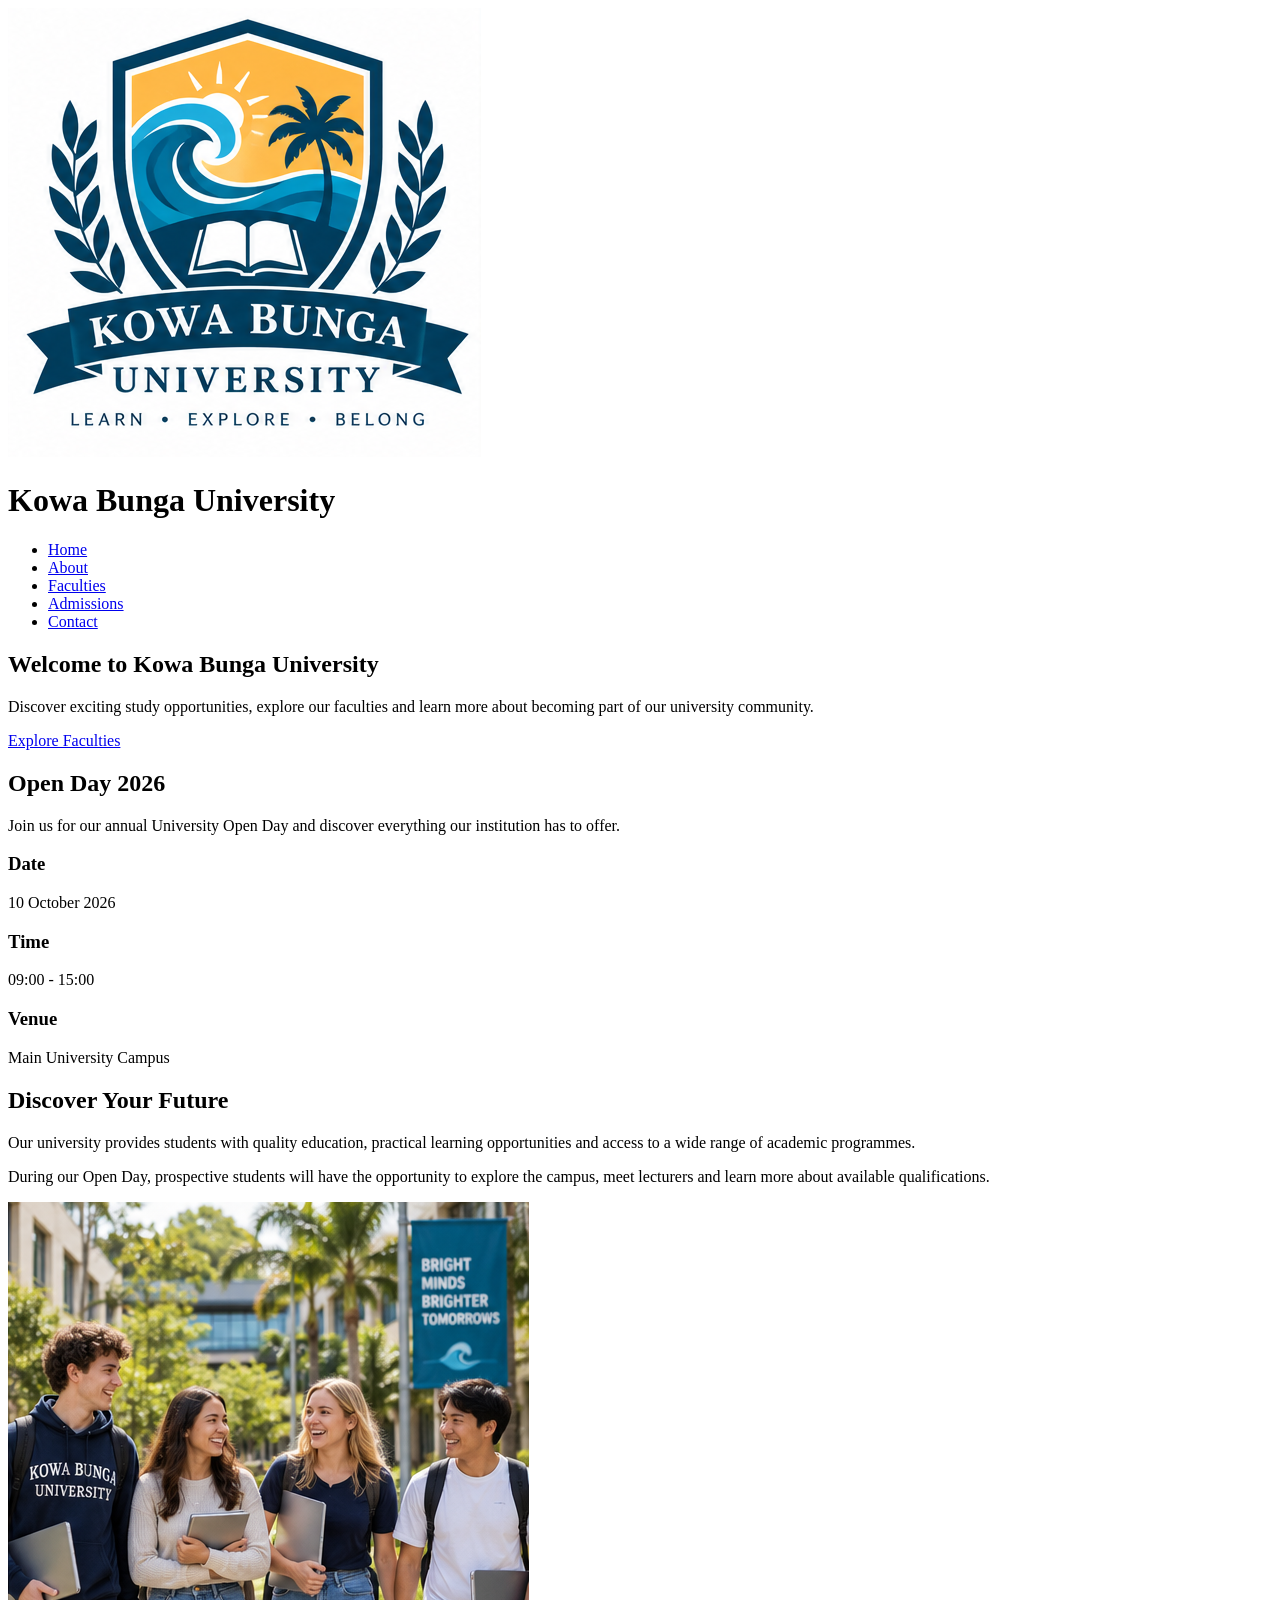
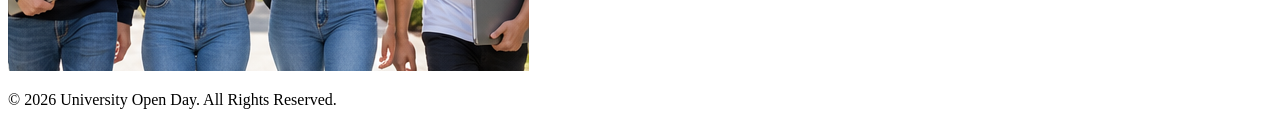
<file: index.html>
<!DOCTYPE html>
<html lang="en">
    <head>
        <meta charset="UTF-8">
        <meta name="viewport" content="width=device-width, initial-scale=1.0">
        <title>University Open Day</title>

        <link rel="=stylesheet" href="css/style.css">
    </head>
    <body>

        <header>
            <div class="logo-container">
                <img src="Images/logo.png" alt="University Logo" class="logo">
                <h1>Kowa Bunga University</h1>
            </div>

            <nav>
                <ul>
                    <li><a href=index.html>Home</a></li>
                    <li><a href=about.html>About</a></li>
                    <li><a href=faculties.html>Faculties</a></li>
                    <li><a href=admissions.html>Admissions</a></li>
                    <li><a href=contact.html>Contact</a></li>
                </ul>
            </nav>
        </header>

        <main>

            <section class="hero">
                <div class="hero-content">
                    <h2>Welcome to Kowa Bunga University</h2>

                    <p>
                        Discover exciting study opportunities, explore our faculties
                        and learn more about becoming part of our university community.
                    </p>

                    <a href="faculties.html" class="button">Explore Faculties</a>
                </div>
            </section>

            <section class="open-day">
                <h2>Open Day 2026</h2>

                <p>
                    Join us for our annual University Open Day and discover everything
                    our institution has to offer.
                </p>

                <div class="=event-details">
                    <div>
                        <h3>Date</h3>
                        <p>10 October 2026</p>
                    </div>

                    <div>
                        <h3>Time</h3>
                        <p>09:00 - 15:00</p>
                    </div>

                    <div>
                        <h3>Venue</h3>
                        <p>Main University Campus</p>
                    </div>
                </div>
            </section>

            <section class="featured-section">

                <div class="featured-text">
                    <h2>Discover Your Future</h2>

                    <p>
                    Our university provides students with quality education,
                    practical learning opportunities and access to a wide range
                    of academic programmes.
                    </p>

                    <p>
                    During our Open Day, prospective students will have the
                    opportunity to explore the campus, meet lecturers and learn
                    more about available qualifications.
                </p>
            </div>

            <div class="featured-image">
                <img src="Images/students.png" alt="Students at Kowa Bunga University">
            </div>

            </section>
        </main>

        <footer>
            <p>&copy; 2026 University Open Day. All Rights Reserved.</p>
        </footer>
    </body>
</html>
</file>
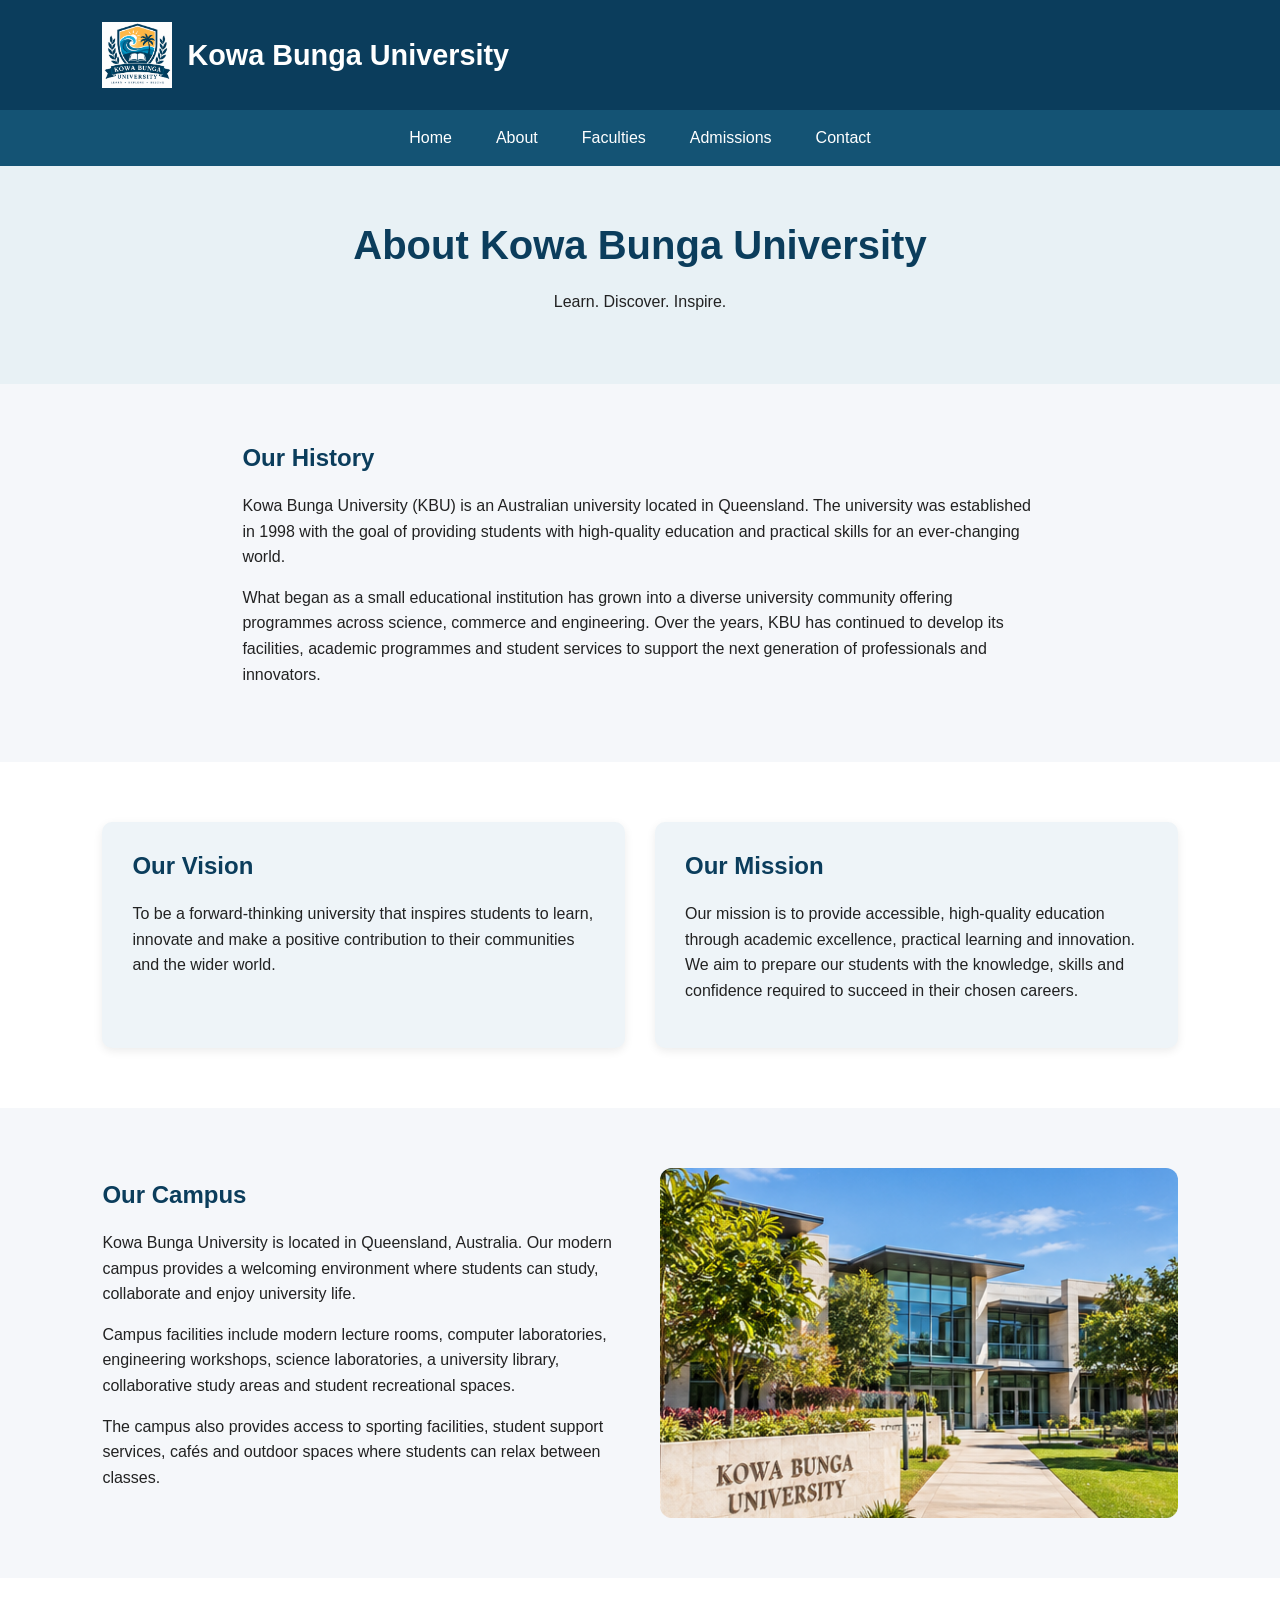
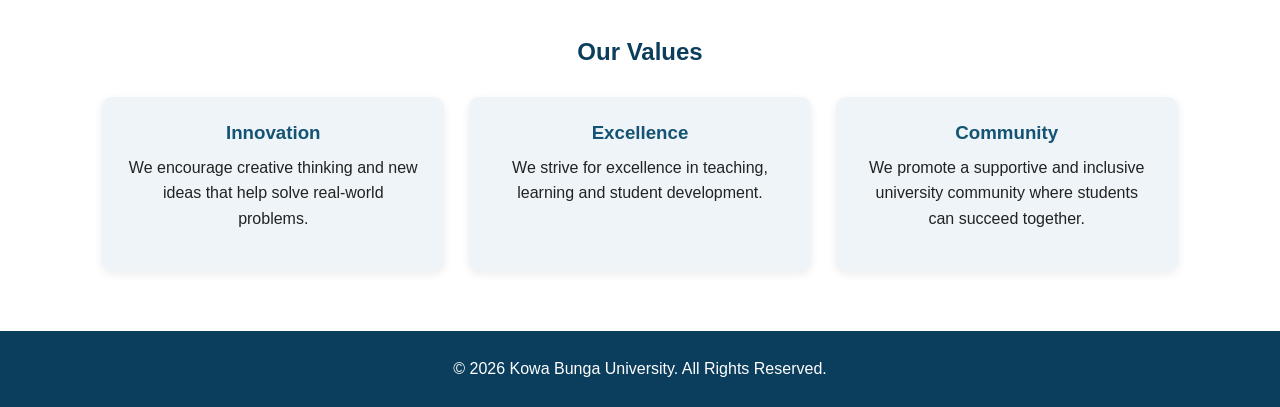
<file: about.html>
<!DOCTYPE html>
<html lang="en">
<head>
    <meta charset="UTF-8">
    <meta name="viewport" content="width=device-width, initial-scale=1.0">
    <title>About Us | Kowa Bunga University</title>

    <link rel="stylesheet" href="css/style.css">
</head>
<body>

    <header>
        <div class="logo-container">
            <img src="Images/logo.png" alt="Kowa Bunga University Logo" class="logo">
            <h1>Kowa Bunga University</h1>
        </div>

        <nav>
            <ul>
                <li><a href="index.html">Home</a></li>
                <li><a href="about.html">About</a></li>
                <li><a href="faculties.html">Faculties</a></li>
                <li><a href="admissions.html">Admissions</a></li>
                <li><a href="contact.html">Contact</a></li>
            </ul>
        </nav>
    </header>

    <main>

        <!-- About Introduction -->
        <section class="page-header">
            <h2>About Kowa Bunga University</h2>
            <p>Learn. Discover. Inspire.</p>
        </section>

        <!-- University History -->
        <section class="about-section">
            <h2>Our History</h2>

            <p>
                Kowa Bunga University (KBU) is an Australian university
                located in Queensland. The university was established in 1998
                with the goal of providing students with high-quality education
                and practical skills for an ever-changing world.
            </p>

            <p>
                What began as a small educational institution has grown into a
                diverse university community offering programmes across science,
                commerce and engineering. Over the years, KBU has continued to
                develop its facilities, academic programmes and student services
                to support the next generation of professionals and innovators.
            </p>
        </section>

        <!-- Vision and Mission -->
        <section class="vision-mission">

            <div class="info-card">
                <h2>Our Vision</h2>

                <p>
                    To be a forward-thinking university that inspires students
                    to learn, innovate and make a positive contribution to their
                    communities and the wider world.
                </p>
            </div>

            <div class="info-card">
                <h2>Our Mission</h2>

                <p>
                    Our mission is to provide accessible, high-quality education
                    through academic excellence, practical learning and
                    innovation. We aim to prepare our students with the knowledge,
                    skills and confidence required to succeed in their chosen
                    careers.
                </p>
            </div>

        </section>

        <!-- Campus Information -->
        <section class="campus-section">

            <div class="campus-text">
                <h2>Our Campus</h2>

                <p>
                    Kowa Bunga University is located in Queensland, Australia.
                    Our modern campus provides a welcoming environment where
                    students can study, collaborate and enjoy university life.
                </p>

                <p>
                    Campus facilities include modern lecture rooms, computer
                    laboratories, engineering workshops, science laboratories,
                    a university library, collaborative study areas and student
                    recreational spaces.
                </p>

                <p>
                    The campus also provides access to sporting facilities,
                    student support services, cafés and outdoor spaces where
                    students can relax between classes.
                </p>
            </div>

            <div class="campus-image">
                <img src="Images/campus.png"
                     alt="Kowa Bunga University Campus">
            </div>

        </section>

        <!-- University Values -->
        <section class="values-section">
            <h2>Our Values</h2>

            <div class="values-container">

                <div class="value-card">
                    <h3>Innovation</h3>
                    <p>
                        We encourage creative thinking and new ideas that help
                        solve real-world problems.
                    </p>
                </div>

                <div class="value-card">
                    <h3>Excellence</h3>
                    <p>
                        We strive for excellence in teaching, learning and
                        student development.
                    </p>
                </div>

                <div class="value-card">
                    <h3>Community</h3>
                    <p>
                        We promote a supportive and inclusive university
                        community where students can succeed together.
                    </p>
                </div>

            </div>
        </section>

    </main>

    <footer>
        <p>&copy; 2026 Kowa Bunga University. All Rights Reserved.</p>
    </footer>

</body>
</html>
</file>
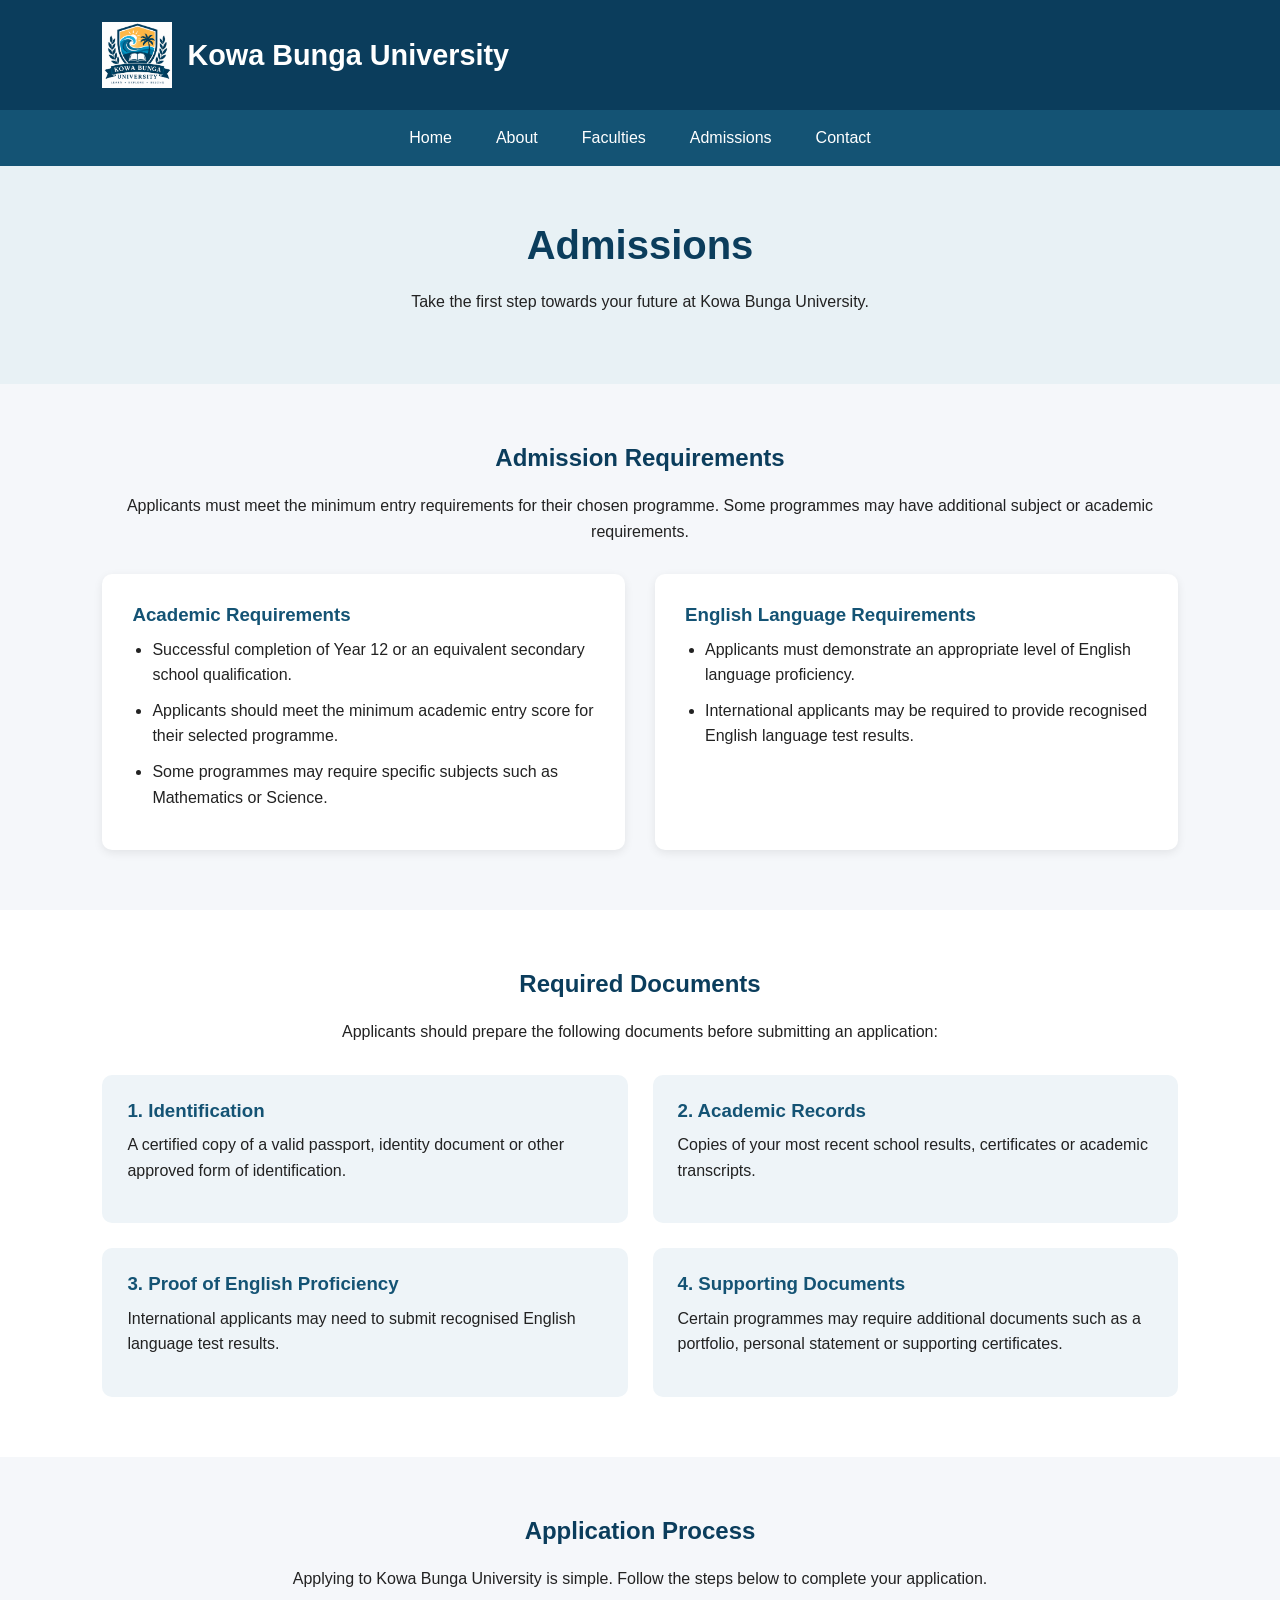
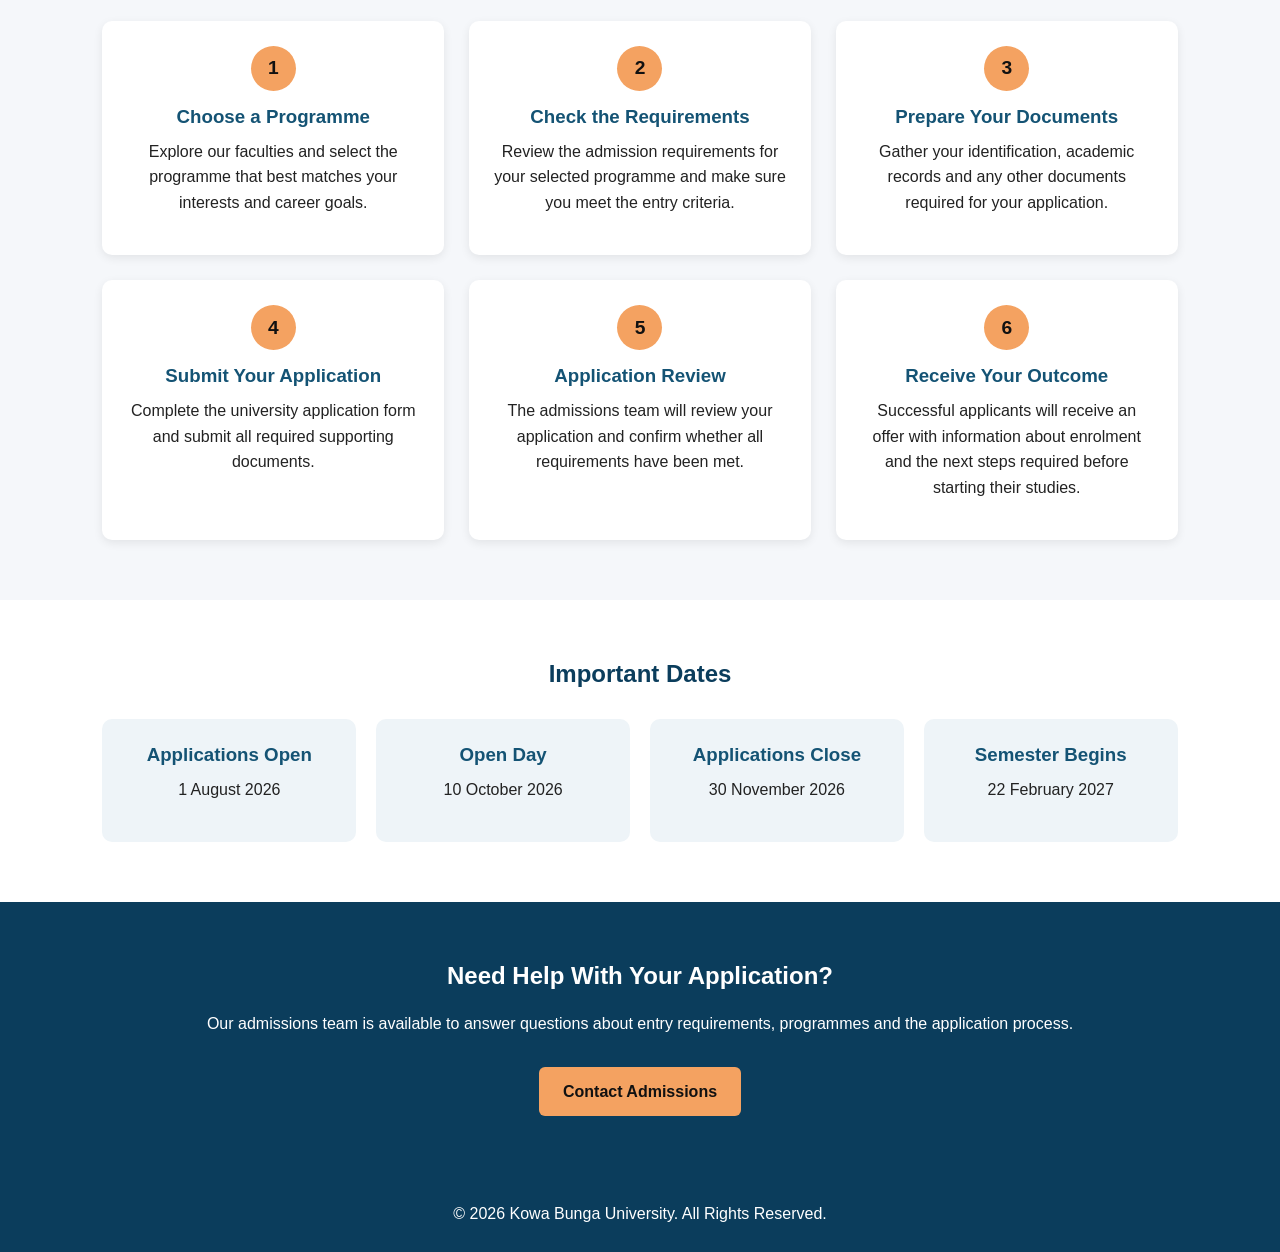
<file: admissions.html>
<!DOCTYPE html>
<html lang="en">
<head>
    <meta charset="UTF-8">
    <meta name="viewport" content="width=device-width, initial-scale=1.0">
    <title>Admissions | Kowa Bunga University</title>

    <link rel="stylesheet" href="css/style.css">
</head>
<body>

    <header>
        <div class="logo-container">
            <img src="Images/logo.png"
                 alt="Kowa Bunga University Logo"
                 class="logo">

            <h1>Kowa Bunga University</h1>
        </div>

        <nav>
            <ul>
                <li><a href="index.html">Home</a></li>
                <li><a href="about.html">About</a></li>
                <li><a href="faculties.html">Faculties</a></li>
                <li><a href="admissions.html">Admissions</a></li>
                <li><a href="contact.html">Contact</a></li>
            </ul>
        </nav>
    </header>


    <main>

        <!-- Page Introduction -->
        <section class="page-header">
            <h2>Admissions</h2>

            <p>
                Take the first step towards your future at
                Kowa Bunga University.
            </p>
        </section>


        <!-- Admission Requirements -->
        <section class="admissions-section">
            <h2>Admission Requirements</h2>

            <p>
                Applicants must meet the minimum entry requirements
                for their chosen programme. Some programmes may have
                additional subject or academic requirements.
            </p>

            <div class="requirements-container">

                <div class="admission-card">
                    <h3>Academic Requirements</h3>

                    <ul>
                        <li>
                            Successful completion of Year 12 or an
                            equivalent secondary school qualification.
                        </li>

                        <li>
                            Applicants should meet the minimum academic
                            entry score for their selected programme.
                        </li>

                        <li>
                            Some programmes may require specific subjects
                            such as Mathematics or Science.
                        </li>
                    </ul>
                </div>


                <div class="admission-card">
                    <h3>English Language Requirements</h3>

                    <ul>
                        <li>
                            Applicants must demonstrate an appropriate
                            level of English language proficiency.
                        </li>

                        <li>
                            International applicants may be required to
                            provide recognised English language test
                            results.
                        </li>
                    </ul>
                </div>

            </div>
        </section>


        <!-- Required Documents -->
        <section class="documents-section">
            <h2>Required Documents</h2>

            <p>
                Applicants should prepare the following documents
                before submitting an application:
            </p>

            <div class="documents-list">

                <div class="document-card">
                    <h3>1. Identification</h3>
                    <p>
                        A certified copy of a valid passport,
                        identity document or other approved form
                        of identification.
                    </p>
                </div>

                <div class="document-card">
                    <h3>2. Academic Records</h3>
                    <p>
                        Copies of your most recent school results,
                        certificates or academic transcripts.
                    </p>
                </div>

                <div class="document-card">
                    <h3>3. Proof of English Proficiency</h3>
                    <p>
                        International applicants may need to submit
                        recognised English language test results.
                    </p>
                </div>

                <div class="document-card">
                    <h3>4. Supporting Documents</h3>
                    <p>
                        Certain programmes may require additional
                        documents such as a portfolio, personal
                        statement or supporting certificates.
                    </p>
                </div>

            </div>
        </section>


        <!-- Application Process -->
        <section class="application-process">
            <h2>Application Process</h2>

            <p>
                Applying to Kowa Bunga University is simple.
                Follow the steps below to complete your application.
            </p>

            <div class="steps-container">

                <div class="step-card">
                    <span class="step-number">1</span>

                    <h3>Choose a Programme</h3>

                    <p>
                        Explore our faculties and select the programme
                        that best matches your interests and career goals.
                    </p>
                </div>


                <div class="step-card">
                    <span class="step-number">2</span>

                    <h3>Check the Requirements</h3>

                    <p>
                        Review the admission requirements for your
                        selected programme and make sure you meet
                        the entry criteria.
                    </p>
                </div>


                <div class="step-card">
                    <span class="step-number">3</span>

                    <h3>Prepare Your Documents</h3>

                    <p>
                        Gather your identification, academic records
                        and any other documents required for your
                        application.
                    </p>
                </div>


                <div class="step-card">
                    <span class="step-number">4</span>

                    <h3>Submit Your Application</h3>

                    <p>
                        Complete the university application form and
                        submit all required supporting documents.
                    </p>
                </div>


                <div class="step-card">
                    <span class="step-number">5</span>

                    <h3>Application Review</h3>

                    <p>
                        The admissions team will review your application
                        and confirm whether all requirements have been met.
                    </p>
                </div>


                <div class="step-card">
                    <span class="step-number">6</span>

                    <h3>Receive Your Outcome</h3>

                    <p>
                        Successful applicants will receive an offer
                        with information about enrolment and the next
                        steps required before starting their studies.
                    </p>
                </div>

            </div>
        </section>


        <!-- Important Dates -->
        <section class="important-dates">
            <h2>Important Dates</h2>

            <div class="dates-container">

                <div class="date-card">
                    <h3>Applications Open</h3>
                    <p>1 August 2026</p>
                </div>

                <div class="date-card">
                    <h3>Open Day</h3>
                    <p>10 October 2026</p>
                </div>

                <div class="date-card">
                    <h3>Applications Close</h3>
                    <p>30 November 2026</p>
                </div>

                <div class="date-card">
                    <h3>Semester Begins</h3>
                    <p>22 February 2027</p>
                </div>

            </div>
        </section>


        <!-- Contact Call to Action -->
        <section class="admissions-cta">
            <h2>Need Help With Your Application?</h2>

            <p>
                Our admissions team is available to answer questions
                about entry requirements, programmes and the
                application process.
            </p>

            <a href="contact.html" class="button">
                Contact Admissions
            </a>
        </section>

    </main>


    <footer>
        <p>
            &copy; 2026 Kowa Bunga University.
            All Rights Reserved.
        </p>
    </footer>

</body>
</html>
</file>
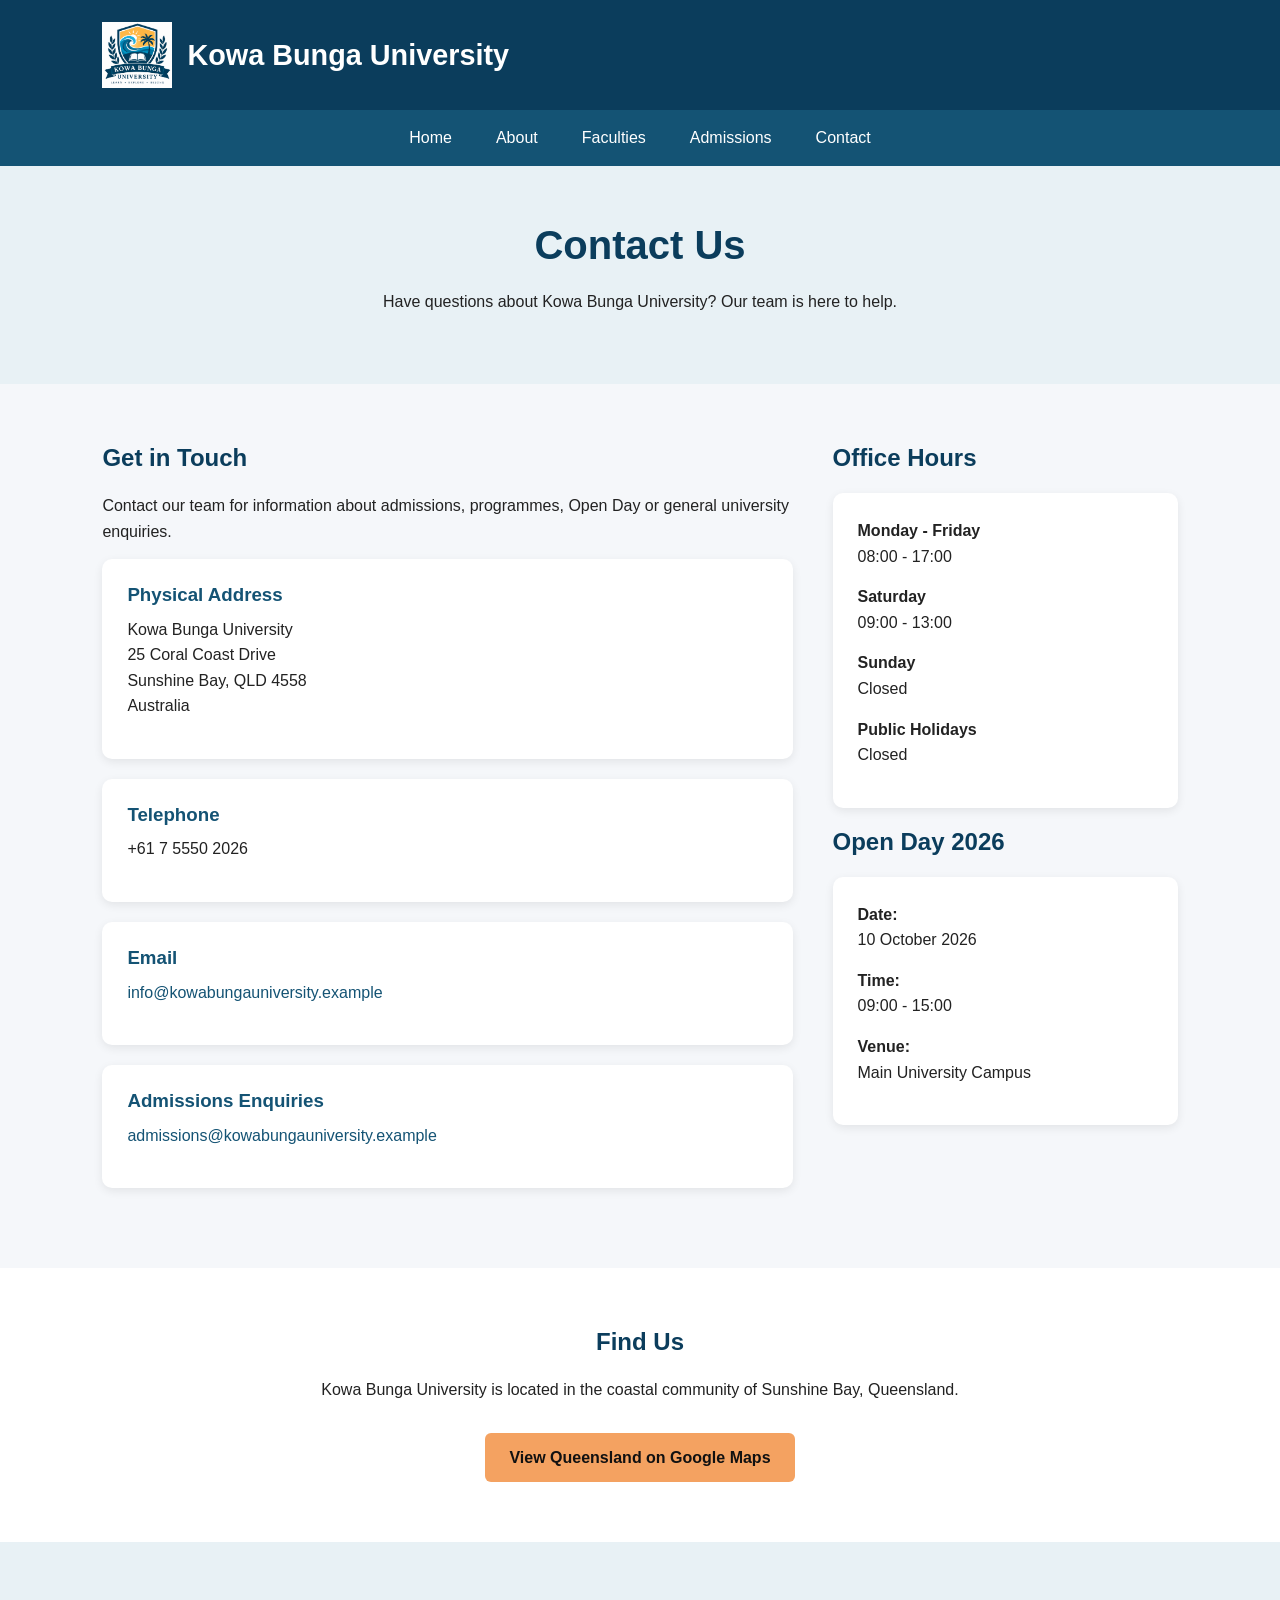
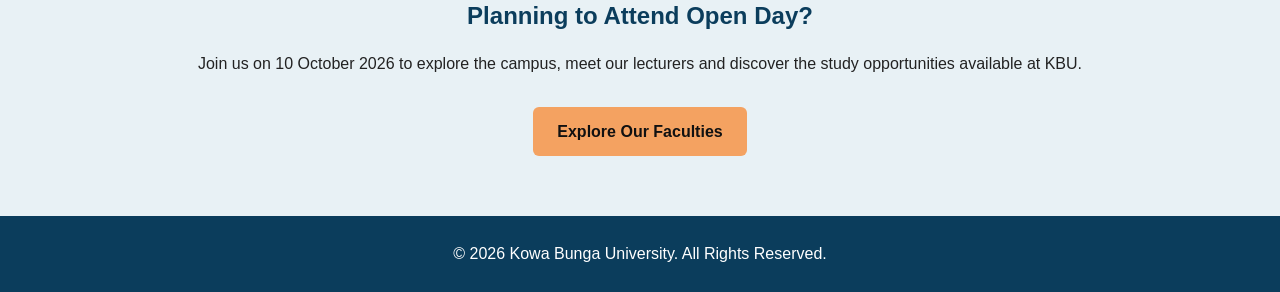
<file: contact.html>
<!DOCTYPE html>
<html lang="en">
<head>
    <meta charset="UTF-8">
    <meta name="viewport" content="width=device-width, initial-scale=1.0">
    <title>Contact Us | Kowa Bunga University</title>

    <link rel="stylesheet" href="css/style.css">
</head>
<body>

    <header>
        <div class="logo-container">
            <img src="Images/logo.png"
                 alt="Kowa Bunga University Logo"
                 class="logo">

            <h1>Kowa Bunga University</h1>
        </div>

        <nav>
            <ul>
                <li><a href="index.html">Home</a></li>
                <li><a href="about.html">About</a></li>
                <li><a href="faculties.html">Faculties</a></li>
                <li><a href="admissions.html">Admissions</a></li>
                <li><a href="contact.html">Contact</a></li>
            </ul>
        </nav>
    </header>


    <main>

        <!-- Page Introduction -->
        <section class="page-header">
            <h2>Contact Us</h2>

            <p>
                Have questions about Kowa Bunga University?
                Our team is here to help.
            </p>
        </section>


        <!-- Contact Information -->
        <section class="contact-section">

            <div class="contact-details">

                <h2>Get in Touch</h2>

                <p>
                    Contact our team for information about admissions,
                    programmes, Open Day or general university enquiries.
                </p>


                <div class="contact-card">
                    <h3>Physical Address</h3>

                    <p>
                        Kowa Bunga University<br>
                        25 Coral Coast Drive<br>
                        Sunshine Bay, QLD 4558<br>
                        Australia
                    </p>
                </div>


                <div class="contact-card">
                    <h3>Telephone</h3>

                    <p>
                        +61 7 5550 2026
                    </p>
                </div>


                <div class="contact-card">
                    <h3>Email</h3>

                    <p>
                        <a href="mailto:info@kowabungauniversity.example">
                            info@kowabungauniversity.example
                        </a>
                    </p>
                </div>


                <div class="contact-card">
                    <h3>Admissions Enquiries</h3>

                    <p>
                        <a href="mailto:admissions@kowabungauniversity.example">
                            admissions@kowabungauniversity.example
                        </a>
                    </p>
                </div>

            </div>


            <!-- Opening Hours -->
            <div class="contact-hours">

                <h2>Office Hours</h2>

                <div class="hours-card">
                    <p>
                        <strong>Monday - Friday</strong><br>
                        08:00 - 17:00
                    </p>

                    <p>
                        <strong>Saturday</strong><br>
                        09:00 - 13:00
                    </p>

                    <p>
                        <strong>Sunday</strong><br>
                        Closed
                    </p>

                    <p>
                        <strong>Public Holidays</strong><br>
                        Closed
                    </p>
                </div>


                <h2>Open Day 2026</h2>

                <div class="hours-card">
                    <p>
                        <strong>Date:</strong><br>
                        10 October 2026
                    </p>

                    <p>
                        <strong>Time:</strong><br>
                        09:00 - 15:00
                    </p>

                    <p>
                        <strong>Venue:</strong><br>
                        Main University Campus
                    </p>
                </div>

            </div>

        </section>


        <!-- Map Section -->
        <section class="map-section">

            <h2>Find Us</h2>

            <p>
                Kowa Bunga University is located in the coastal community of Sunshine Bay, Queensland.
            </p>

            <a
                href="https://www.google.com/maps/search/?api=1&query=Queensland+Australia"
                target="_blank"
                rel="noopener noreferrer"
                class="button">
                View Queensland on Google Maps
            </a>

        </section>


        <!-- Open Day Contact Section -->
        <section class="contact-cta">

            <h2>Planning to Attend Open Day?</h2>

            <p>
                Join us on 10 October 2026 to explore the campus,
                meet our lecturers and discover the study
                opportunities available at KBU.
            </p>

            <a href="faculties.html" class="button">
                Explore Our Faculties
            </a>

        </section>

    </main>


    <footer>
        <p>
            &copy; 2026 Kowa Bunga University.
            All Rights Reserved.
        </p>
    </footer>

</body>
</html>
</file>
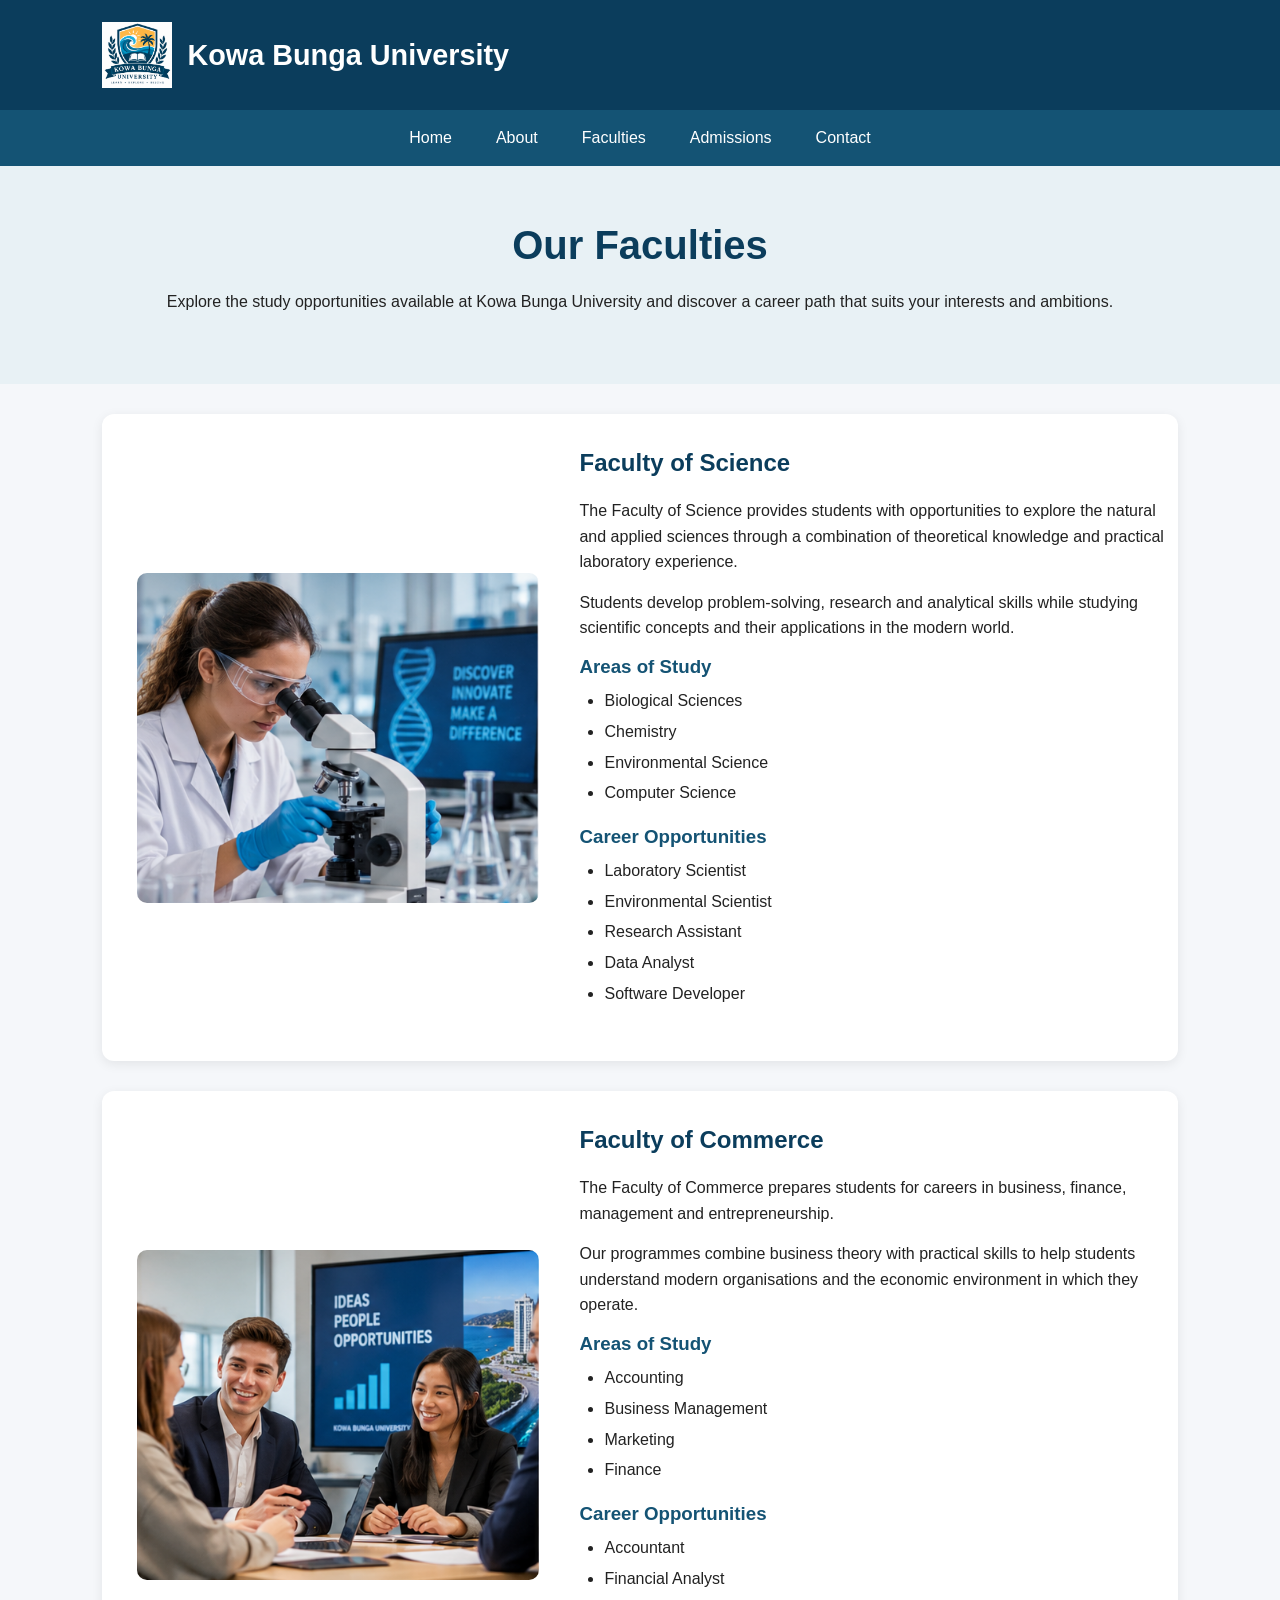
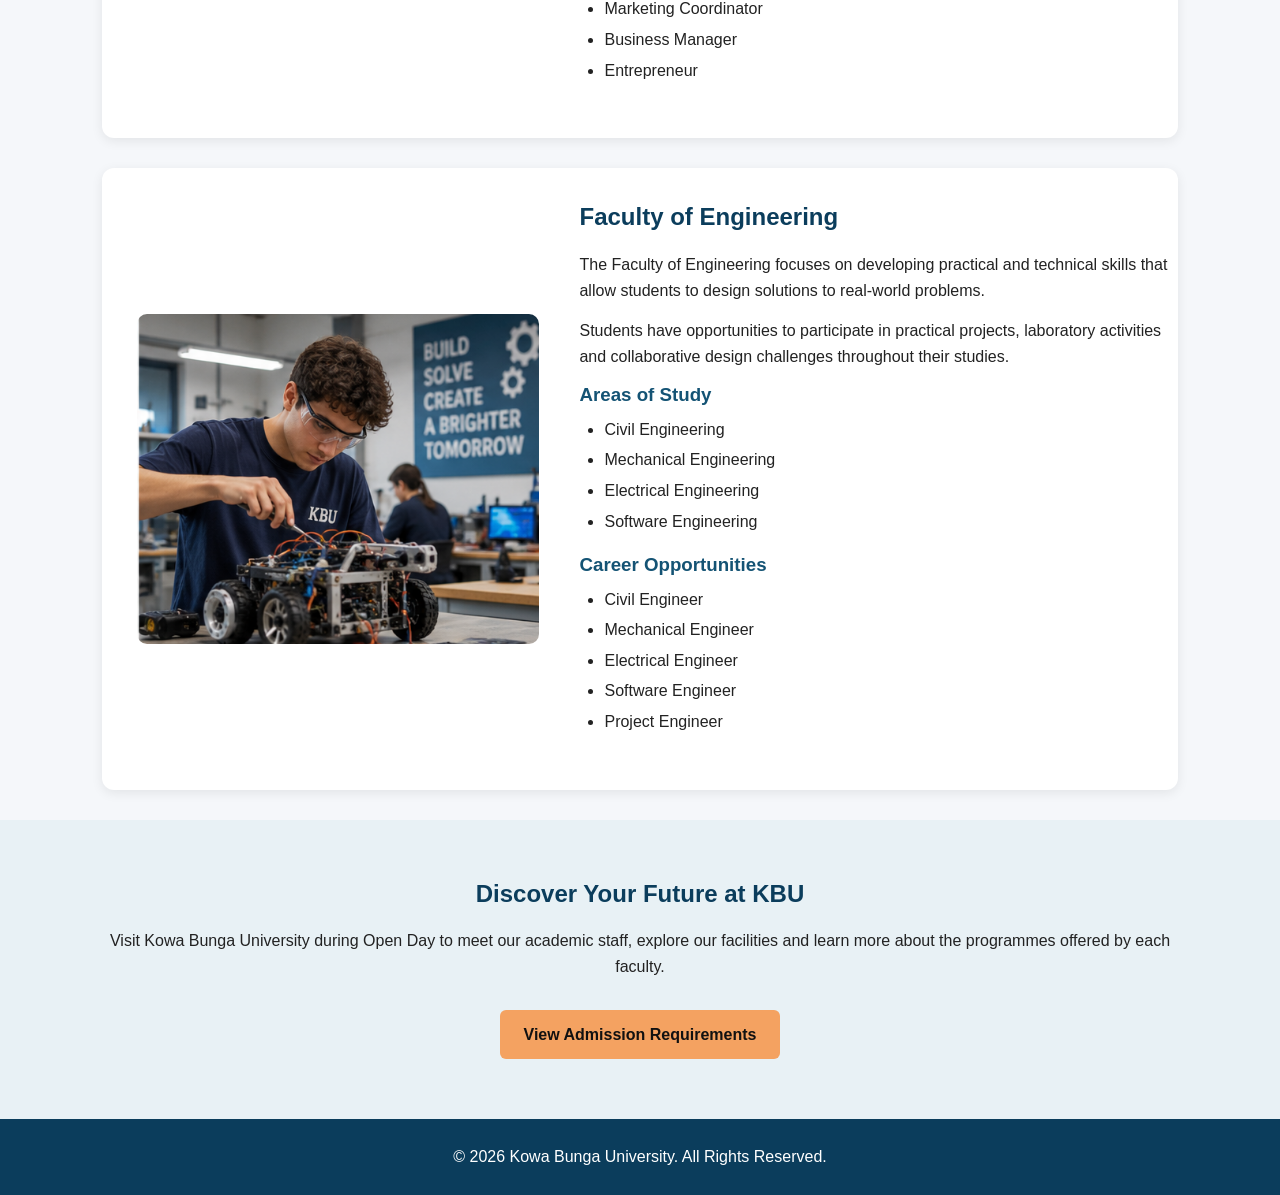
<file: faculties.html>
<!DOCTYPE html>
<html lang="en">
<head>
    <meta charset="UTF-8">
    <meta name="viewport" content="width=device-width, initial-scale=1.0">
    <title>Faculties | Kowa Bunga University</title>

    <link rel="stylesheet" href="css/style.css">
</head>
<body>

    <header>
        <div class="logo-container">
            <img src="Images/logo.png"
                 alt="Kowa Bunga University Logo"
                 class="logo">

            <h1>Kowa Bunga University</h1>
        </div>

        <nav>
            <ul>
                <li><a href="index.html">Home</a></li>
                <li><a href="about.html">About</a></li>
                <li><a href="faculties.html">Faculties</a></li>
                <li><a href="admissions.html">Admissions</a></li>
                <li><a href="contact.html">Contact</a></li>
            </ul>
        </nav>
    </header>


    <main>

        <!-- Page Introduction -->
        <section class="page-header">
            <h2>Our Faculties</h2>

            <p>
                Explore the study opportunities available at
                Kowa Bunga University and discover a career path
                that suits your interests and ambitions.
            </p>
        </section>


        <!-- Faculty of Science -->
        <section class="faculty-section">

            <div class="faculty-image">
                <img src="Images/science.png"
                     alt="Students working in a science laboratory">
            </div>

            <div class="faculty-content">
                <h2>Faculty of Science</h2>

                <p>
                    The Faculty of Science provides students with
                    opportunities to explore the natural and applied
                    sciences through a combination of theoretical
                    knowledge and practical laboratory experience.
                </p>

                <p>
                    Students develop problem-solving, research and
                    analytical skills while studying scientific
                    concepts and their applications in the modern world.
                </p>

                <h3>Areas of Study</h3>

                <ul>
                    <li>Biological Sciences</li>
                    <li>Chemistry</li>
                    <li>Environmental Science</li>
                    <li>Computer Science</li>
                </ul>

                <h3>Career Opportunities</h3>

                <ul>
                    <li>Laboratory Scientist</li>
                    <li>Environmental Scientist</li>
                    <li>Research Assistant</li>
                    <li>Data Analyst</li>
                    <li>Software Developer</li>
                </ul>
            </div>

        </section>


        <!-- Faculty of Commerce -->
        <section class="faculty-section">

            <div class="faculty-image">
                <img src="Images/commerce.png"
                     alt="Commerce students working together">
            </div>

            <div class="faculty-content">
                <h2>Faculty of Commerce</h2>

                <p>
                    The Faculty of Commerce prepares students for
                    careers in business, finance, management and
                    entrepreneurship.
                </p>

                <p>
                    Our programmes combine business theory with
                    practical skills to help students understand
                    modern organisations and the economic environment
                    in which they operate.
                </p>

                <h3>Areas of Study</h3>

                <ul>
                    <li>Accounting</li>
                    <li>Business Management</li>
                    <li>Marketing</li>
                    <li>Finance</li>
                </ul>

                <h3>Career Opportunities</h3>

                <ul>
                    <li>Accountant</li>
                    <li>Financial Analyst</li>
                    <li>Marketing Coordinator</li>
                    <li>Business Manager</li>
                    <li>Entrepreneur</li>
                </ul>
            </div>

        </section>


        <!-- Faculty of Engineering -->
        <section class="faculty-section">

            <div class="faculty-image">
                <img src="Images/engineering.png"
                     alt="Engineering students working on a project">
            </div>

            <div class="faculty-content">
                <h2>Faculty of Engineering</h2>

                <p>
                    The Faculty of Engineering focuses on developing
                    practical and technical skills that allow students
                    to design solutions to real-world problems.
                </p>

                <p>
                    Students have opportunities to participate in
                    practical projects, laboratory activities and
                    collaborative design challenges throughout their
                    studies.
                </p>

                <h3>Areas of Study</h3>

                <ul>
                    <li>Civil Engineering</li>
                    <li>Mechanical Engineering</li>
                    <li>Electrical Engineering</li>
                    <li>Software Engineering</li>
                </ul>

                <h3>Career Opportunities</h3>

                <ul>
                    <li>Civil Engineer</li>
                    <li>Mechanical Engineer</li>
                    <li>Electrical Engineer</li>
                    <li>Software Engineer</li>
                    <li>Project Engineer</li>
                </ul>
            </div>

        </section>


        <!-- Open Day Call to Action -->
        <section class="faculty-cta">
            <h2>Discover Your Future at KBU</h2>

            <p>
                Visit Kowa Bunga University during Open Day to meet
                our academic staff, explore our facilities and learn
                more about the programmes offered by each faculty.
            </p>

            <a href="admissions.html" class="button">
                View Admission Requirements
            </a>
        </section>

    </main>


    <footer>
        <p>
            &copy; 2026 Kowa Bunga University.
            All Rights Reserved.
        </p>
    </footer>

</body>
</html>
</file>
<file: css/style.css>
/* =========================
   Global Styles
   ========================= */

* {
    margin: 0;
    padding: 0;
    box-sizing: border-box;
}

body {
    font-family: Arial, Helvetica, sans-serif;
    line-height: 1.6;
    background-color: #f5f7fa;
    color: #222;
}

img {
    max-width: 100%;
    display: block;
}

a {
    text-decoration: none;
}

main {
    min-height: 70vh;
}

section {
    padding: 60px 8%;
}

h1,
h2,
h3 {
    line-height: 1.2;
}

h2 {
    margin-bottom: 20px;
    color: #0b3d5c;
}

h3 {
    margin-bottom: 10px;
    color: #145374;
}

p {
    margin-bottom: 15px;
}


/* =========================
   Header and Navigation
   ========================= */

header {
    background-color: #0b3d5c;
    color: white;
}

.logo-container {
    display: flex;
    align-items: center;
    gap: 15px;
    padding: 20px 8%;
}

.logo {
    width: 70px;
    height: 70px;
    object-fit: contain;
}

.logo-container h1 {
    font-size: 1.8rem;
}

nav {
    background-color: #145374;
}

nav ul {
    list-style: none;
    display: flex;
    justify-content: center;
    flex-wrap: wrap;
}

nav li {
    margin: 0;
}

nav a {
    display: block;
    color: white;
    padding: 15px 22px;
    transition: background-color 0.3s ease;
}

nav a:hover {
    background-color: #f4a261;
    color: #111;
}


/* =========================
   Buttons
   ========================= */

.button {
    display: inline-block;
    margin-top: 15px;
    padding: 12px 24px;
    background-color: #f4a261;
    color: #111;
    border-radius: 6px;
    font-weight: bold;
    transition:
        background-color 0.3s ease,
        transform 0.3s ease;
}

.button:hover {
    background-color: #e78f44;
    transform: translateY(-2px);
}


/* =========================
   Home Page
   ========================= */

.hero {
    min-height: 430px;
    display: flex;
    align-items: center;
    justify-content: center;
    text-align: center;
    background:
        linear-gradient(
            rgba(11, 61, 92, 0.78),
            rgba(11, 61, 92, 0.78)
        ),
        url("Images/campus.png");

    background-size: cover;
    background-position: center;
    color: white;
}

.hero-content {
    max-width: 750px;
}

.hero h2 {
    color: white;
    font-size: 2.8rem;
    margin-bottom: 20px;
}

.hero p {
    font-size: 1.2rem;
}


.open-day {
    text-align: center;
    background-color: white;
}

.event-details {
    display: grid;
    grid-template-columns: repeat(3, 1fr);
    gap: 25px;
    margin-top: 30px;
}

.event-details div {
    background-color: #eef4f8;
    padding: 25px;
    border-radius: 10px;
    box-shadow: 0 3px 10px rgba(0, 0, 0, 0.08);
}


.featured-section {
    display: grid;
    grid-template-columns: 1fr 1fr;
    gap: 40px;
    align-items: center;
}

.featured-image img {
    border-radius: 12px;
    height: 350px;
    width: 100%;
    object-fit: cover;
}


/* =========================
   Shared Page Header
   ========================= */

.page-header {
    text-align: center;
    background-color: #e8f1f5;
    padding: 55px 8%;
}

.page-header h2 {
    font-size: 2.5rem;
}


/* =========================
   About Page
   ========================= */

.about-section {
    max-width: 1000px;
    margin: auto;
}

.vision-mission {
    display: grid;
    grid-template-columns: repeat(2, 1fr);
    gap: 30px;
    background-color: white;
}

.info-card {
    background-color: #eef4f8;
    padding: 30px;
    border-radius: 10px;
    box-shadow: 0 3px 10px rgba(0, 0, 0, 0.08);
}

.campus-section {
    display: grid;
    grid-template-columns: 1fr 1fr;
    gap: 40px;
    align-items: center;
}

.campus-image img {
    border-radius: 12px;
    height: 350px;
    width: 100%;
    object-fit: cover;
}

.values-section {
    background-color: white;
    text-align: center;
}

.values-container {
    display: grid;
    grid-template-columns: repeat(3, 1fr);
    gap: 25px;
    margin-top: 30px;
}

.value-card {
    background-color: #eef4f8;
    padding: 25px;
    border-radius: 10px;
    box-shadow: 0 3px 10px rgba(0, 0, 0, 0.08);
}


/* =========================
   Faculties Page
   ========================= */

.faculty-section {
    display: grid;
    grid-template-columns: 40% 60%;
    gap: 40px;
    align-items: center;
    background-color: white;
    margin: 30px 8%;
    padding: 35px;
    border-radius: 12px;
    box-shadow: 0 3px 12px rgba(0, 0, 0, 0.08);
}

.faculty-image img {
    width: 100%;
    height: 330px;
    object-fit: cover;
    border-radius: 10px;
}

.faculty-content ul {
    margin: 10px 0 20px 25px;
}

.faculty-content li {
    margin-bottom: 5px;
}

.faculty-cta {
    text-align: center;
    background-color: #e8f1f5;
}


/* =========================
   Admissions Page
   ========================= */

.admissions-section,
.documents-section,
.application-process,
.important-dates {
    text-align: center;
}

.requirements-container {
    display: grid;
    grid-template-columns: repeat(2, 1fr);
    gap: 30px;
    margin-top: 30px;
}

.admission-card {
    text-align: left;
    background-color: white;
    padding: 30px;
    border-radius: 10px;
    box-shadow: 0 3px 10px rgba(0, 0, 0, 0.08);
}

.admission-card ul {
    margin-left: 20px;
}

.admission-card li {
    margin-bottom: 10px;
}


.documents-section {
    background-color: white;
}

.documents-list {
    display: grid;
    grid-template-columns: repeat(2, 1fr);
    gap: 25px;
    margin-top: 30px;
}

.document-card {
    text-align: left;
    background-color: #eef4f8;
    padding: 25px;
    border-radius: 10px;
}


.steps-container {
    display: grid;
    grid-template-columns: repeat(3, 1fr);
    gap: 25px;
    margin-top: 30px;
}

.step-card {
    background-color: white;
    padding: 25px;
    border-radius: 10px;
    box-shadow: 0 3px 10px rgba(0, 0, 0, 0.08);
}

.step-number {
    display: inline-flex;
    justify-content: center;
    align-items: center;
    width: 45px;
    height: 45px;
    margin-bottom: 15px;
    border-radius: 50%;
    background-color: #f4a261;
    color: #111;
    font-weight: bold;
    font-size: 1.2rem;
}


.important-dates {
    background-color: white;
}

.dates-container {
    display: grid;
    grid-template-columns: repeat(4, 1fr);
    gap: 20px;
    margin-top: 30px;
}

.date-card {
    background-color: #eef4f8;
    padding: 25px;
    border-radius: 10px;
}

.admissions-cta {
    text-align: center;
    background-color: #0b3d5c;
    color: white;
}

.admissions-cta h2 {
    color: white;
}


/* =========================
   Contact Page
   ========================= */

.contact-section {
    display: grid;
    grid-template-columns: 2fr 1fr;
    gap: 40px;
    align-items: start;
}

.contact-card,
.hours-card {
    background-color: white;
    margin-bottom: 20px;
    padding: 25px;
    border-radius: 10px;
    box-shadow: 0 3px 10px rgba(0, 0, 0, 0.08);
}

.contact-card a {
    color: #145374;
}

.contact-card a:hover {
    text-decoration: underline;
}

.map-section {
    background-color: white;
    text-align: center;
}

.contact-cta {
    background-color: #e8f1f5;
    text-align: center;
}


/* =========================
   Footer
   ========================= */

footer {
    background-color: #0b3d5c;
    color: white;
    text-align: center;
    padding: 25px;
}

footer p {
    margin: 0;
}


/* =========================
   Tablet Responsiveness
   ========================= */

@media (max-width: 900px) {

    .event-details,
    .values-container,
    .steps-container {
        grid-template-columns: repeat(2, 1fr);
    }

    .featured-section,
    .campus-section,
    .faculty-section,
    .contact-section {
        grid-template-columns: 1fr;
    }

    .faculty-section {
        margin: 25px 5%;
    }

    .dates-container {
        grid-template-columns: repeat(2, 1fr);
    }

    .faculty-image img {
        height: 300px;
    }
}


/* =========================
   Mobile Responsiveness
   ========================= */

@media (max-width: 600px) {

    section {
        padding: 40px 5%;
    }

    .logo-container {
        flex-direction: column;
        text-align: center;
    }

    .logo {
        width: 60px;
        height: 60px;
    }

    .logo-container h1 {
        font-size: 1.5rem;
    }

    nav ul {
        flex-direction: column;
        text-align: center;
    }

    nav a {
        border-top: 1px solid rgba(255, 255, 255, 0.15);
    }

    .hero {
        min-height: 380px;
        padding: 50px 5%;
    }

    .hero h2 {
        font-size: 2rem;
    }

    .hero p {
        font-size: 1rem;
    }

    .page-header h2 {
        font-size: 2rem;
    }

    .event-details,
    .vision-mission,
    .values-container,
    .requirements-container,
    .documents-list,
    .steps-container,
    .dates-container {
        grid-template-columns: 1fr;
    }

    .featured-image img,
    .campus-image img,
    .faculty-image img {
        height: 240px;
    }

    .faculty-section {
        margin: 20px 4%;
        padding: 25px;
    }

    .button {
        width: 100%;
        text-align: center;
    }
}
</file>
